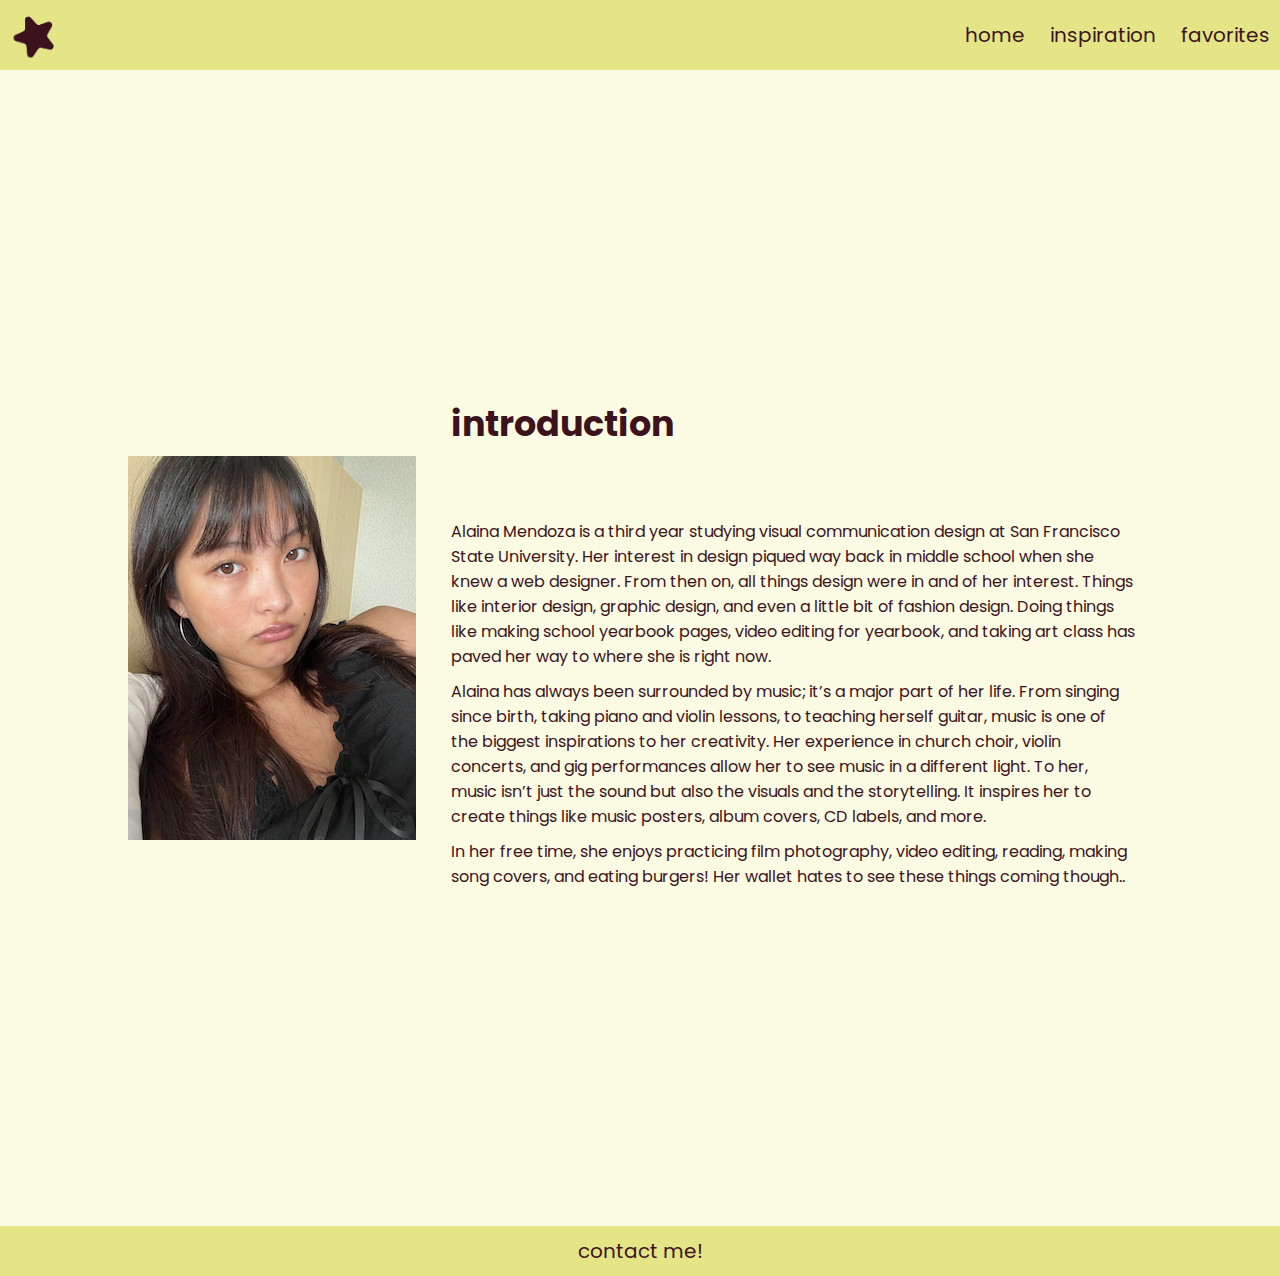
<file: index.html>
<!DOCTYPE html>
<html lang="en">

<head>
    <meta charset="UTF-8">
    <title>alaina mendoza</title>

    <link rel="stylesheet" href="css/style.css">

    <link rel="preconnect" href="https://fonts.googleapis.com">
    <link rel="preconnect" href="https://fonts.gstatic.com" crossorigin>
    <link
        href="https://fonts.googleapis.com/css2?family=Poppins:ital,wght@0,100;0,200;0,300;0,400;0,500;0,600;0,700;0,800;0,900;1,100;1,200;1,300;1,400;1,500;1,600;1,700;1,800;1,900&display=swap"
        rel="stylesheet">

</head>

<body>

    <header>
        <img id="logo" src="img/star_gif.gif">
        <!-- <h3>alaina mendoza</h3> -->
        <nav>
            <a href="index.html">home</a>
            <a href="inspiration/inspiration.html">inspiration</a>
            <a href="topFive/topfive.html">favorites</a>
        </nav>

    </header>

    <div class="intro-container">
        <img src="img/me.png" alt="picture of alaina mendoza" class="intro-image">

        <div class="intro-text">
            <h1>introduction</h1>
            <p>Alaina Mendoza is a third year studying visual communication design at San Francisco State University.
                Her interest in design piqued way back in middle school when she knew a web designer. From then on, all
                things design were in and of her interest. Things like interior design, graphic design, and even a
                little bit of fashion design. Doing things like making school yearbook pages, video editing for
                yearbook, and taking art class has paved her way to where she is right now.
            </p>
            <p>
                Alaina has always been surrounded by music; it’s a major part of her life. From singing since birth,
                taking piano and violin lessons, to teaching herself guitar, music is one of the biggest inspirations to
                her creativity. Her experience in church choir, violin concerts, and gig performances allow her to see
                music in a different light. To her, music isn’t just the sound but also the visuals and the
                storytelling. It inspires her to create things like music posters, album covers, CD labels, and more.
            </p>
            <p>
                In her free time, she enjoys practicing film photography, video editing, reading, making song covers,
                and eating burgers! Her wallet hates to see these things coming though..
            </p>
        </div>
    </div>
</body>

<footer>
    <a href="mailto:alainamedoza12@gmail.com">contact me!</a>

</footer>

</html>
</file>
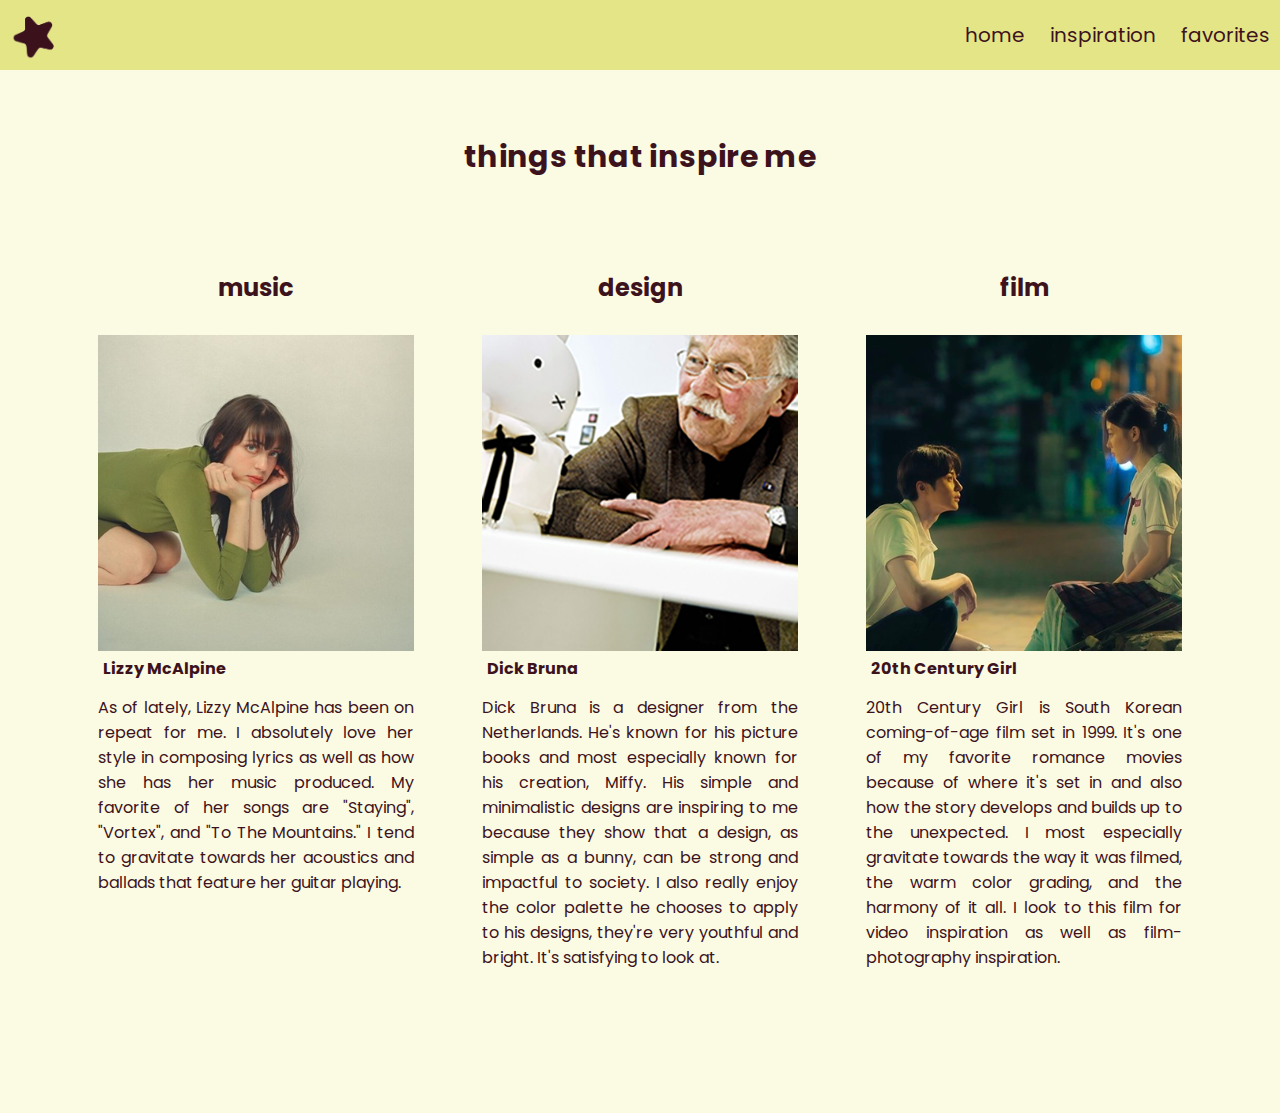
<file: inspiration/inspiration.html>
<!DOCTYPE html>
<html lang="en">

<head>
    <meta charset="UTF-8">
    <title>What Inspires Me</title>
    <link rel="stylesheet" href="css/inspo.css">

    <link rel="preconnect" href="https://fonts.googleapis.com">
    <link rel="preconnect" href="https://fonts.gstatic.com" crossorigin>
    <link
        href="https://fonts.googleapis.com/css2?family=Poppins:ital,wght@0,100;0,200;0,300;0,400;0,500;0,600;0,700;0,800;0,900;1,100;1,200;1,300;1,400;1,500;1,600;1,700;1,800;1,900&display=swap"
        rel="stylesheet">
</head>

<body>

    <header>
        <img id="logo" src="img/starTwo.gif">
        <!-- <h3>alaina mendoza</h3> -->
        <nav>
            <a href="../index.html">home</a>
            <a href="inspiration.html">inspiration</a>
            <a href="../topFive/topfive.html">favorites</a>

        </nav>
    </header>

    <h1>things that inspire me</h1>

    <div class="container"></div>
    <section>
        <article>
            <h2>music</h2>
            <br>
            <img src="img/lizzy.png" alt="a photo of the singer songwriter, lizzy mcalpine.">

            <h4><a href="https://www.lizzymcalpine.com/ ">Lizzy McAlpine</a></h4>
            <p>As of lately, Lizzy McAlpine has been on repeat for me. I absolutely love her style in composing lyrics
                as
                well as how she has her music produced. My favorite of her songs are "Staying", "Vortex", and "To The
                Mountains." I tend to gravitate towards her acoustics and ballads that feature her guitar playing.</p>
        </article>

        <article>
            <h2>design</h2>
            <br>
            <img src="img/bruna.png" alt="a picture of dick bruna with a miffy stuffed animal to his right.">

            <h4><a href="https://www.miffy.com/about-dick-bruna ">Dick Bruna</a></h4>
            <p>Dick Bruna is a designer from the Netherlands. He's known for his picture books and most especially known
                for his
                creation, Miffy. His simple and minimalistic designs are inspiring to me because they show that a
                design, as
                simple as a bunny, can be strong and impactful to society. I also really enjoy the color palette he
                chooses to
                apply to his designs, they're very youthful and bright. It's satisfying to look at.</p>
        </article>

        <article>
            <h2>film</h2>
            <br>
            <img src="img/century.png" alt="a picture of a scene from the movie, 20th century girl.">

            <h4><a href="https://en.wikipedia.org/wiki/20th_Century_Girl ">20th Century Girl</a></h4>
            <p>20th Century Girl is South Korean coming-of-age film set in 1999. It's one of my favorite romance movies
                because
                of where it's set in and also how the story develops and builds up to the unexpected. I most especially
                gravitate towards the way it was filmed, the warm color grading, and the harmony of it all. I look to
                this film
                for video inspiration as well as film-photography inspiration.
            </p>
        </article>

    </section>

</body>


</html>
</file>
<file: css/style.css>
* {
    margin: 0;
    padding: 0;
    box-sizing: border-box;
}

body {
    font-family: "Poppins", sans-serif;
}

header {
    display: flex;
    justify-content: space-between;
    align-items: center;
    padding: 10px;
    font-size: 125%;
    margin-bottom: 3%
}

#logo {
    width: 4%;
}

header {
    background: #E4E586;
}

header h3 {
    margin: 0;
}

header nav a {
    margin-left: 20px;
}

a {
    text-decoration: none;
    color: #3c131c;
    text-align: right;
}

a:hover {
    font-weight: bold;
    /* text-shadow: -1px -1px #F20505; */
}

nav a[href="index.html"]:hover {
    font-weight: normal;
}

body {
    background-color: rgb(251, 250, 227);
    color: #3c131c;
}

p {
    margin-bottom: 1.5%;
}



.intro-container {
    display: flex;
    align-items: center;
    margin: 10%;
    height: 100vh;
}

.intro-image {
    width: 40%;
    margin-right: 20px;
}

.intro-text h1 {
    margin: 0;
    font-size: 35px;
    padding-bottom: 10%;
}

.intro-text {
    padding: 1.5%;
    font-size: 16px;
}

footer {
    /* margin-top: 50px; */
    text-align: center;
    padding: 10px;
    background: #E4E586;
    font-size: 20px;
    margin: 0;
}
</file>
<file: inspiration/css/inspo.css>
* {
    margin: 0;
    padding: 0;
    box-sizing: border-box;
}

body {
    background-color: rgb(251, 250, 227);
    color: #3c131c;
    font-family: "Poppins", sans-serif;
}

header {
    display: flex;
    justify-content: space-between;
    align-items: center;
    padding: 10px;
    font-size: 125%;
    margin-bottom: 5%
}

#logo {
    width: 4%;
}

header {
    background: #E4E586;
}

h1 {
    font-size: 30px;
    text-align: center;
    letter-spacing: .0125em;
    /* background-color: antiquewhite; */
    align-self: end;
}

header h3 {
    margin: 0;
}

header nav a {
    margin-left: 20px;
}

a {
    text-decoration: none;
    color: #3c131c;
    text-align: right;
}

/* a:hover {
    text-decoration: underline;
}

nav a[href="inspiration.html"] {
    text-decoration: none;
} */

a:hover {
    font-weight: bold;
}

nav a[href="inspiration.html"]:hover {
    font-weight: normal;
}



.container {
    /* background-color: #730202; */
    text-align: center;
    color: #F2F2F2;
    text-transform: uppercase;
    font-size: 22px;
    padding-top: 4%;
    padding-bottom: 1.5%;
    display: flex;
    justify-content: center;
}


section {
    display: flex;
    flex-direction: row;
    flex-wrap: nowrap;
    justify-content: space-around;

    margin-right: 5%;
    margin-left: 5%;

    width: 90%;
    padding-bottom: 10%;
    /* background: #FFFCD7; */
}


article {
    text-align: center;
    /* border: 1px dashed red; */
    width: 30%;
    display: flex;
    flex-direction: column;
    padding: 15px;
}

p {
    text-align: justify;
    text-justify: inter-word;
    margin-top: 10px;
}

article img {
    background-color: antiquewhite;
    width: 100%;

    /* height: auto; */
}


section h2 {
    text-align: center;
    padding: 1.5%;
}

section h4 {
    text-align: left;
    padding: 1.5%;
}
</file>
